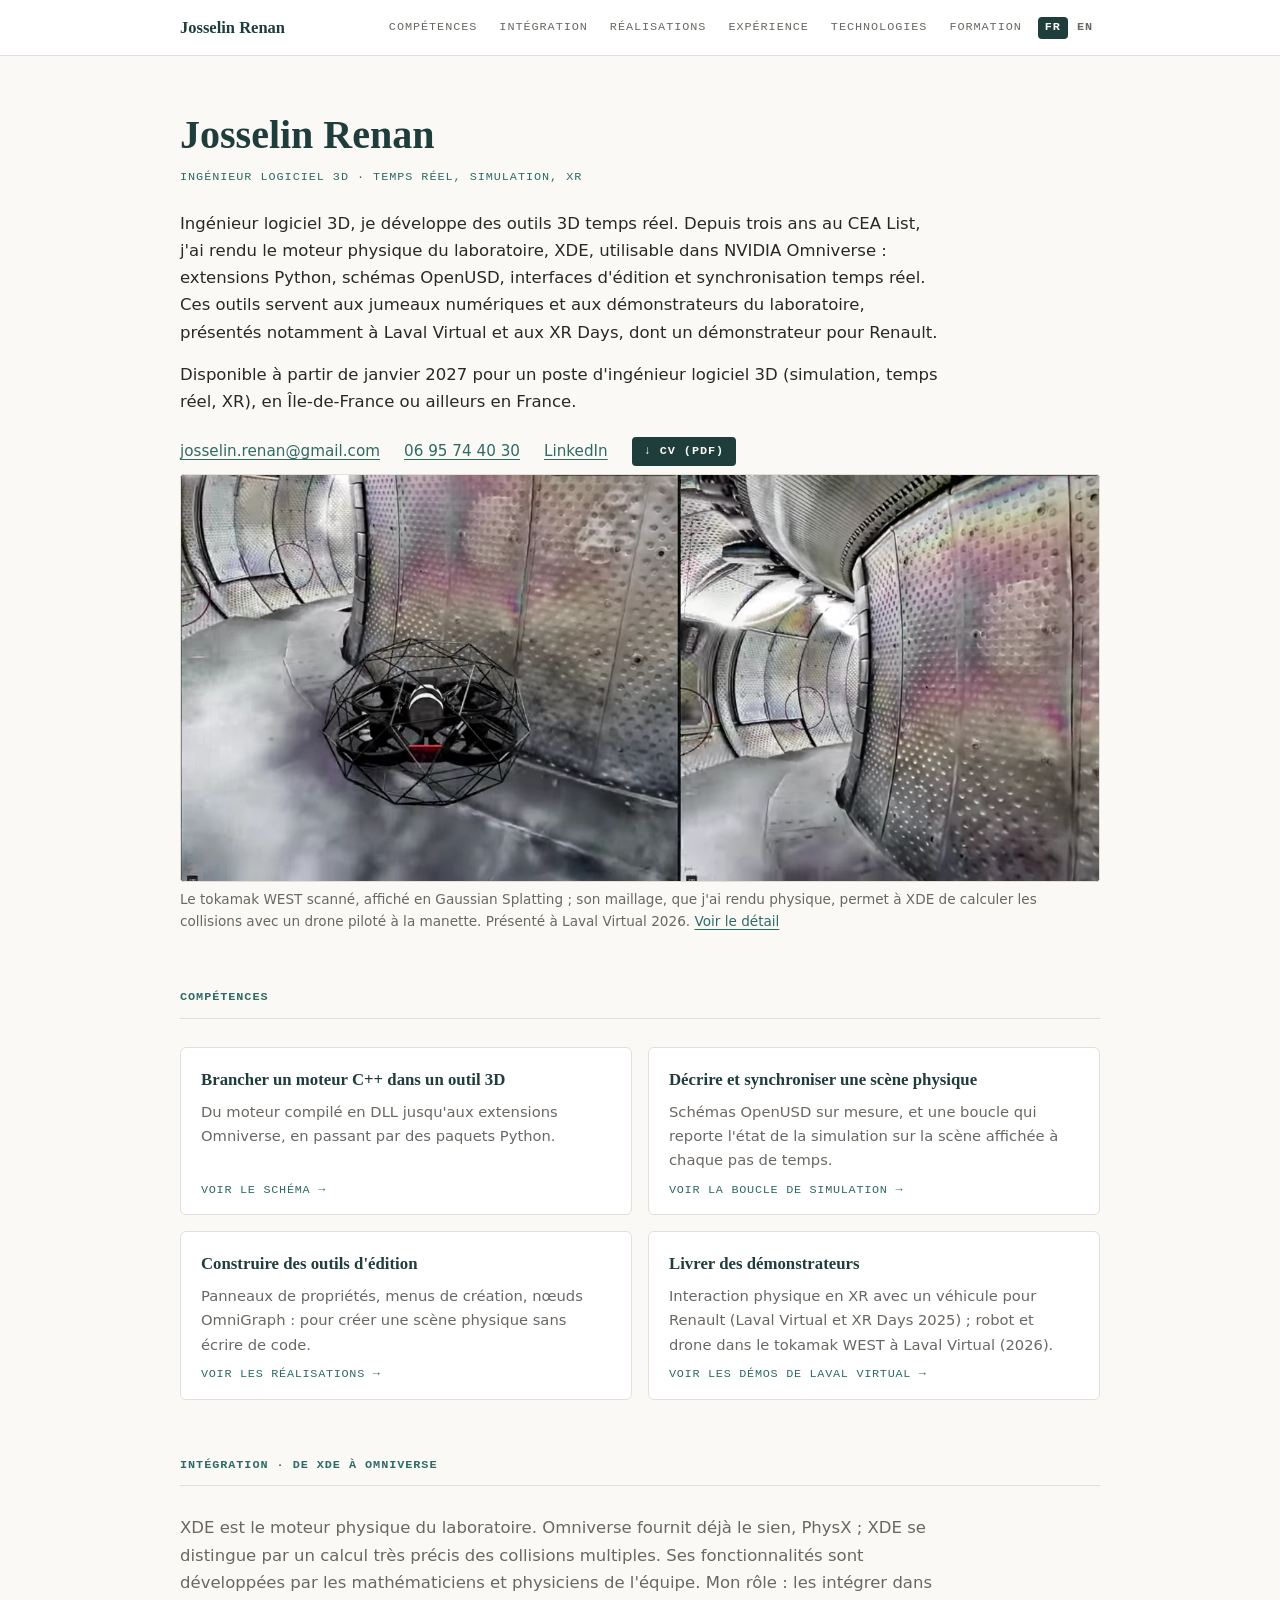
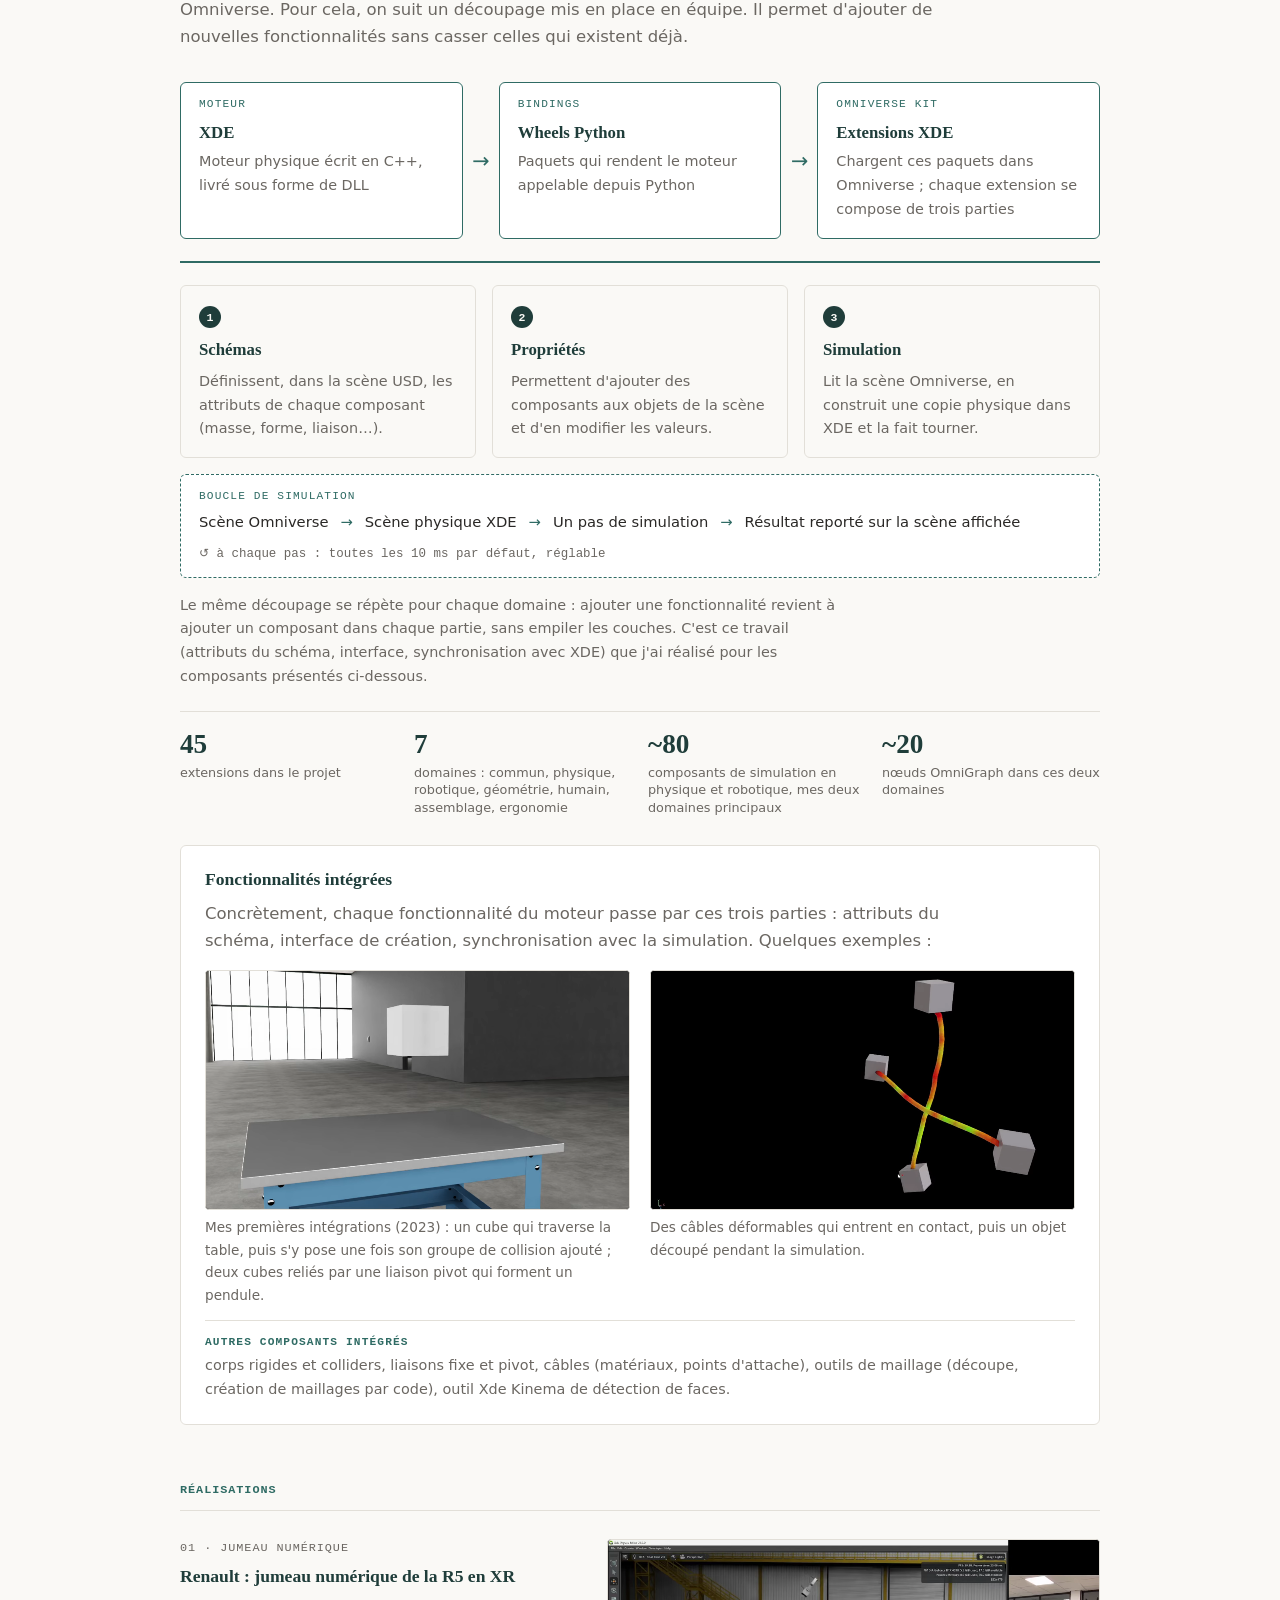
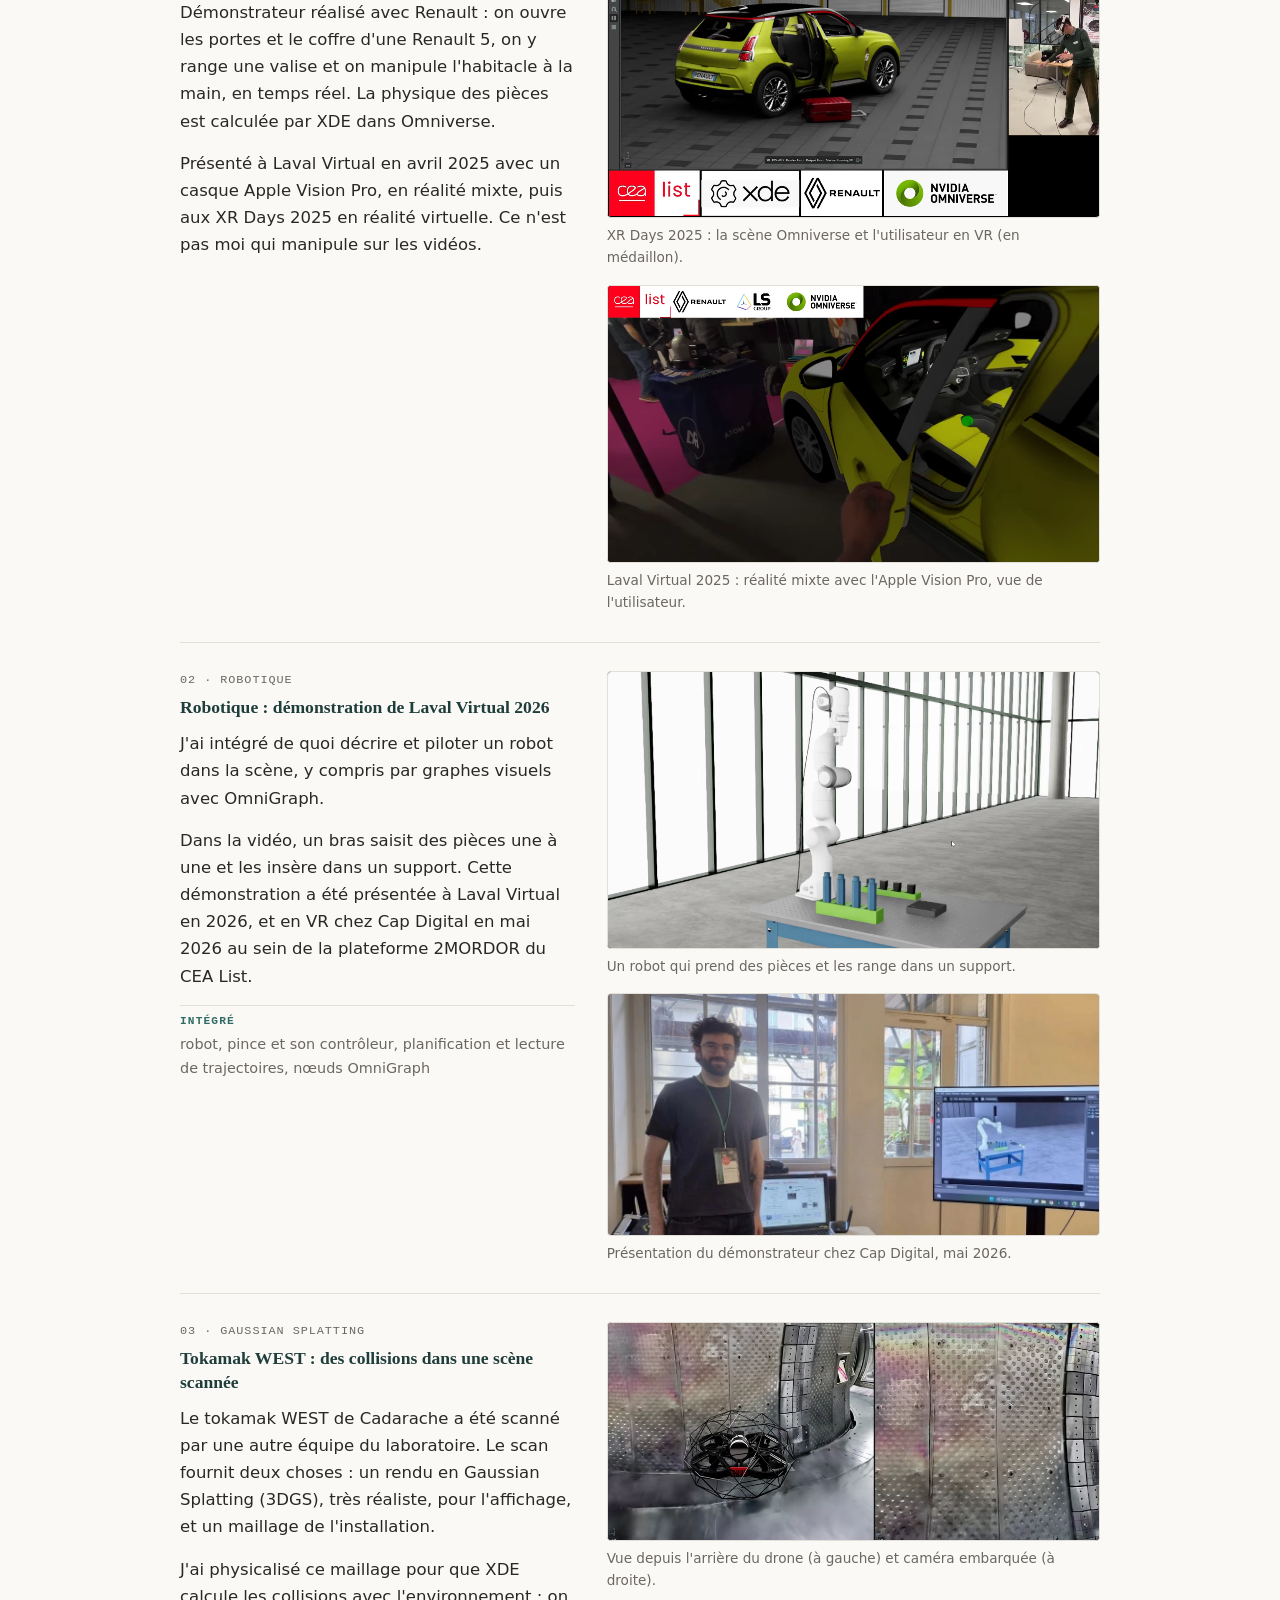
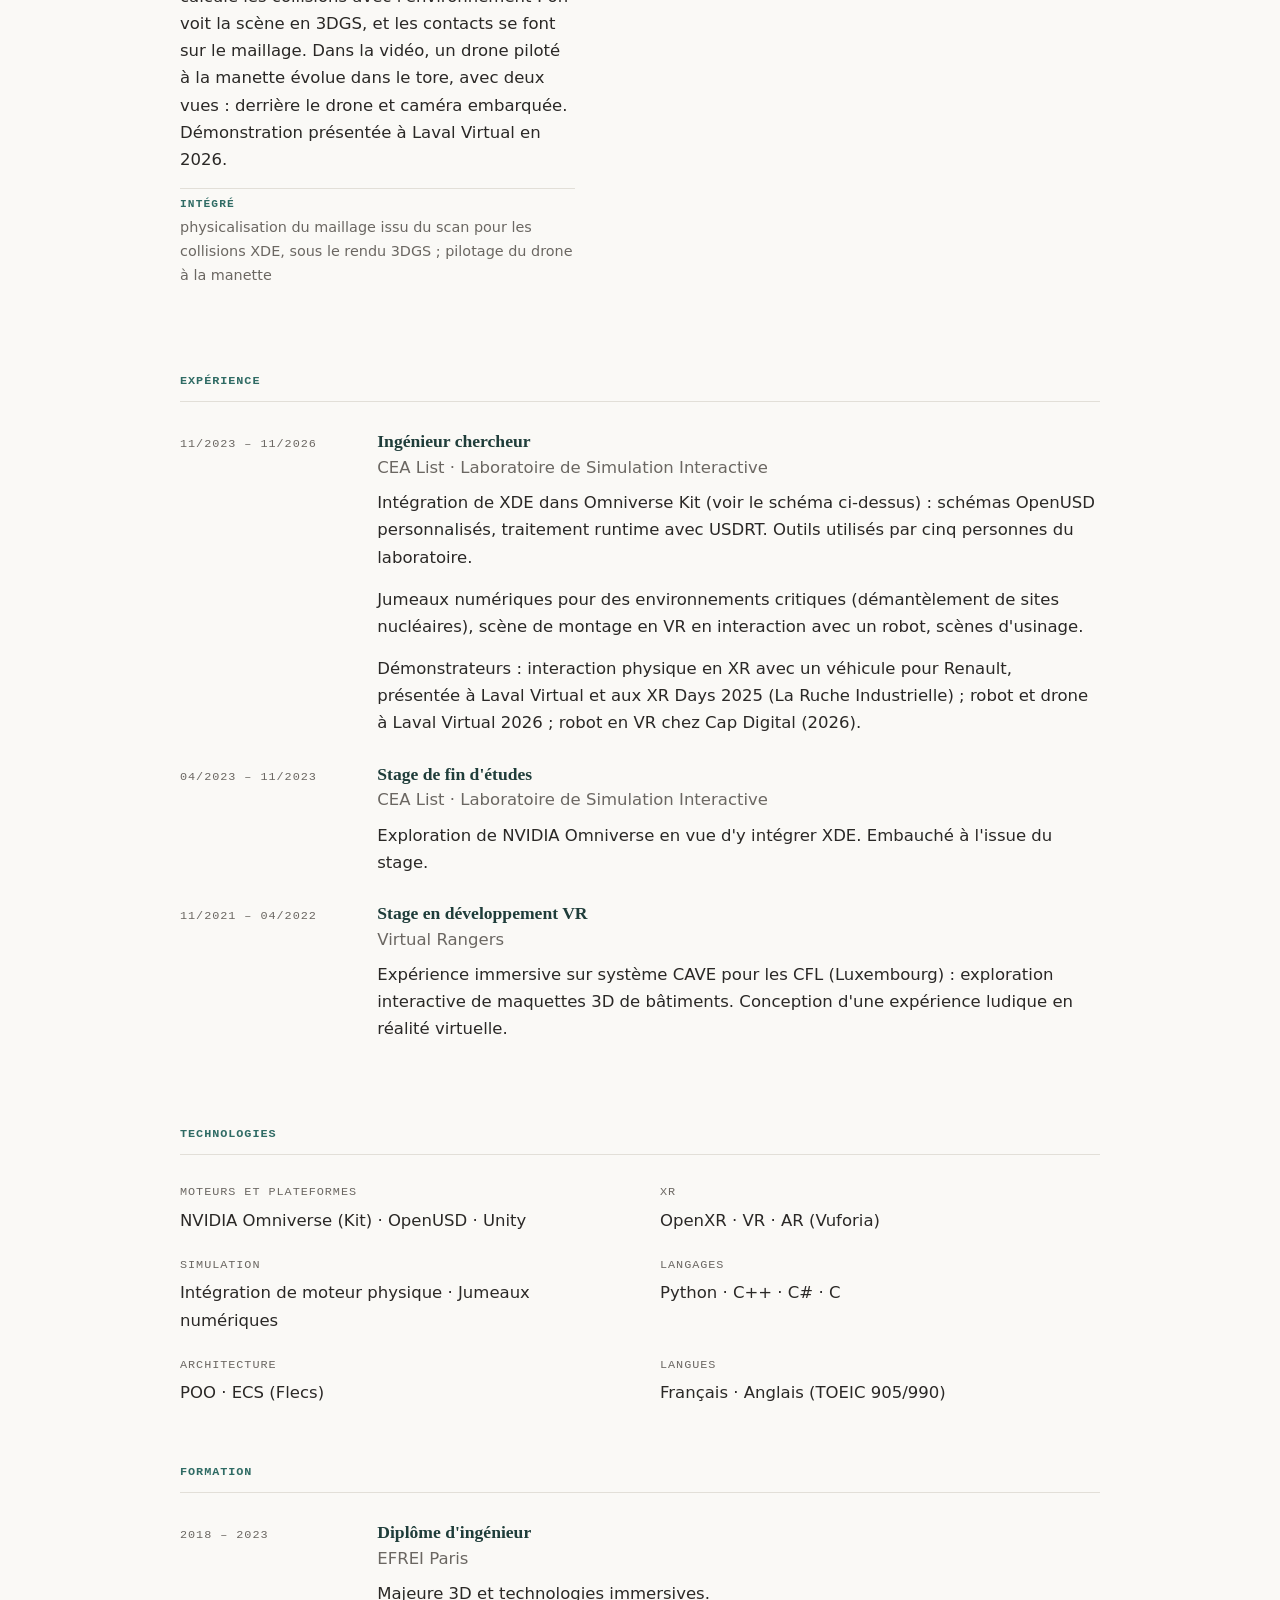
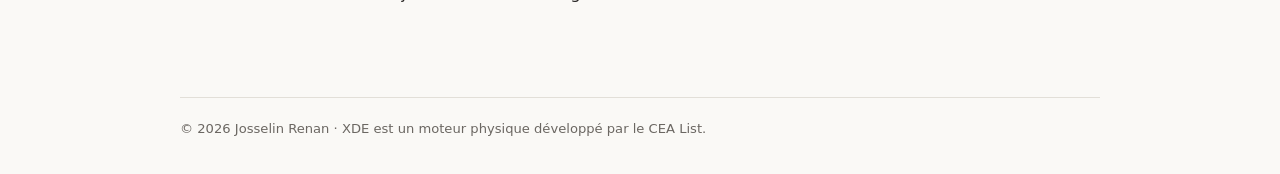
<file: index.html>
<!doctype html>
<html lang="fr">
<head>
  <meta charset="utf-8">
  <meta name="viewport" content="width=device-width, initial-scale=1">
  <title>Josselin Renan — Ingénieur logiciel 3D</title>
  <meta name="description" content="Ingénieur logiciel 3D : outils 3D temps réel, simulation et XR (NVIDIA Omniverse, OpenUSD, Python, C++).">
  <meta property="og:title" content="Josselin Renan — Ingénieur logiciel 3D">
  <meta property="og:description" content="Ingénieur logiciel 3D : outils 3D temps réel, simulation et XR (NVIDIA Omniverse, OpenUSD, Python, C++).">
  <meta property="og:type" content="website">
  <meta property="og:url" content="https://jossrenan.github.io/">
  <meta property="og:image" content="https://jossrenan.github.io/og.jpg">
  <meta property="og:image:width" content="1200">
  <meta property="og:image:height" content="630">
  <meta property="og:image:alt" content="Drone piloté dans le tokamak WEST scanné, affiché en Gaussian Splatting dans NVIDIA Omniverse.">
  <meta name="twitter:card" content="summary_large_image">
  <link rel="alternate" hreflang="fr" href="https://jossrenan.github.io/">
  <link rel="alternate" hreflang="en" href="https://jossrenan.github.io/en/">
  <link rel="icon" href="data:image/svg+xml,%3Csvg xmlns='http://www.w3.org/2000/svg' viewBox='0 0 32 32'%3E%3Crect width='32' height='32' rx='4' fill='%231f3d3a'/%3E%3Ctext x='16' y='22' font-family='Georgia,serif' font-size='15' font-weight='700' text-anchor='middle' fill='%23faf9f6'%3EJR%3C/text%3E%3C/svg%3E">
  <link rel="stylesheet" href="css/style.css">
</head>
<body>

<nav class="nav" aria-label="Navigation principale">
  <div class="nav__inner">
    <a class="nav__name" href="#top">Josselin Renan</a>
    <div class="nav__links">
      <a href="#competences">Compétences</a>
      <a href="#integration">Intégration</a>
      <a href="#travaux">Réalisations</a>
      <a href="#experience">Expérience</a>
      <a href="#technologies">Technologies</a>
      <a href="#formation">Formation</a>
    </div>
    <div class="lang" aria-label="Langue">
      <span aria-current="true">FR</span>
      <a href="en/index.html" hreflang="en" lang="en">EN</a>
    </div>
  </div>
</nav>

<main id="top">

  <header class="intro">
    <h1>Josselin Renan</h1>
    <p class="tagline">Ingénieur logiciel 3D · Temps réel, simulation, XR</p>
    <p>
      Ingénieur logiciel 3D, je développe des outils 3D temps réel. Depuis trois ans au CEA List, j'ai rendu
      le moteur physique du laboratoire, XDE, utilisable dans NVIDIA Omniverse : extensions Python, schémas
      OpenUSD, interfaces d'édition et synchronisation temps réel. Ces outils servent aux jumeaux numériques
      et aux démonstrateurs du laboratoire, présentés notamment à Laval Virtual et aux XR Days, dont un démonstrateur pour Renault.
    </p>
    <p>Disponible à partir de janvier 2027 pour un poste d'ingénieur logiciel 3D (simulation, temps réel, XR), en Île-de-France ou ailleurs en France.</p>
    <ul class="links">
      <li><a href="mailto:josselin.renan@gmail.com">josselin.renan@gmail.com</a></li>
      <li><a href="tel:+33695744030">06 95 74 40 30</a></li>
      <li><a href="https://www.linkedin.com/in/josselin-renan" rel="me noopener">LinkedIn</a></li>
      <li><a class="button" href="CV_Josselin_Renan.pdf" download>↓ CV (PDF)</a></li>
    </ul>
  </header>

  <figure class="showcase clip">
    <video src="videos/drone-tokamak.webm" muted loop playsinline preload="metadata"></video>
    <figcaption>Le tokamak WEST scanné, affiché en Gaussian Splatting ; son maillage, que j'ai rendu physique, permet à XDE de calculer les collisions avec un drone piloté à la manette. Présenté à Laval Virtual 2026. <a href="#drone">Voir le détail</a></figcaption>
  </figure>

  <section id="competences" aria-labelledby="competences-titre">
    <h2 class="label" id="competences-titre">Compétences</h2>
    <ul class="skills-cards">
      <li>
        <strong>Brancher un moteur C++ dans un outil 3D</strong>
        <p>Du moteur compilé en DLL jusqu'aux extensions Omniverse, en passant par des paquets Python.</p>
        <a href="#integration">Voir le schéma</a>
      </li>
      <li>
        <strong>Décrire et synchroniser une scène physique</strong>
        <p>Schémas OpenUSD sur mesure, et une boucle qui reporte l'état de la simulation sur la scène affichée à chaque pas de temps.</p>
        <a href="#integration">Voir la boucle de simulation</a>
      </li>
      <li>
        <strong>Construire des outils d'édition</strong>
        <p>Panneaux de propriétés, menus de création, nœuds OmniGraph : pour créer une scène physique sans écrire de code.</p>
        <a href="#travaux">Voir les réalisations</a>
      </li>
      <li>
        <strong>Livrer des démonstrateurs</strong>
        <p>Interaction physique en XR avec un véhicule pour Renault (Laval Virtual et XR Days 2025) ; robot et drone dans le tokamak WEST à Laval Virtual (2026).</p>
        <a href="#laval-virtual">Voir les démos de Laval Virtual</a>
      </li>
    </ul>
  </section>

  <section id="integration" aria-labelledby="integration-titre">
    <h2 class="label" id="integration-titre">Intégration · de XDE à Omniverse</h2>
    <p class="section-intro">
      XDE est le moteur physique du laboratoire. Omniverse fournit déjà le sien, PhysX ; XDE se distingue par
      un calcul très précis des collisions multiples. Ses fonctionnalités sont développées par les
      mathématiciens et physiciens de l'équipe.
      Mon rôle : les intégrer dans Omniverse. Pour cela, on suit un découpage mis en place en équipe.
      Il permet d'ajouter de nouvelles fonctionnalités sans casser celles qui existent déjà.
    </p>

    <figure class="arch">
      <ol class="arch__chain">
        <li class="arch__node">
          <span class="arch__kicker">Moteur</span>
          <strong>XDE</strong>
          <span>Moteur physique écrit en C++, livré sous forme de DLL</span>
        </li>
        <li class="arch__node">
          <span class="arch__kicker">Bindings</span>
          <strong>Wheels Python</strong>
          <span>Paquets qui rendent le moteur appelable depuis Python</span>
        </li>
        <li class="arch__node arch__node--accent">
          <span class="arch__kicker">Omniverse Kit</span>
          <strong>Extensions XDE</strong>
          <span>Chargent ces paquets dans Omniverse ; chaque extension se compose de trois parties</span>
        </li>
      </ol>

      <ol class="arch__parts">
        <li>
          <span class="arch__num">1</span>
          <strong>Schémas</strong>
          <p>Définissent, dans la scène USD, les attributs de chaque composant (masse, forme, liaison…).</p>
        </li>
        <li>
          <span class="arch__num">2</span>
          <strong>Propriétés</strong>
          <p>Permettent d'ajouter des composants aux objets de la scène et d'en modifier les valeurs.</p>
        </li>
        <li>
          <span class="arch__num">3</span>
          <strong>Simulation</strong>
          <p>Lit la scène Omniverse, en construit une copie physique dans XDE et la fait tourner.</p>
        </li>
      </ol>

      <div class="arch__loop" aria-label="Boucle de simulation">
        <span class="arch__loop-title">Boucle de simulation</span>
        <ol>
          <li>Scène Omniverse</li>
          <li>Scène physique XDE</li>
          <li>Un pas de simulation</li>
          <li>Résultat reporté sur la scène affichée</li>
        </ol>
        <span class="arch__loop-back">↺ à chaque pas : toutes les 10 ms par défaut, réglable</span>
      </div>

      <figcaption>
        Le même découpage se répète pour chaque domaine : ajouter une fonctionnalité revient à ajouter un composant
        dans chaque partie, sans empiler les couches. C'est ce travail (attributs du schéma, interface, synchronisation
        avec XDE) que j'ai réalisé pour les composants présentés ci-dessous.
      </figcaption>
      <ul class="stats">
        <li><strong>45</strong><span>extensions dans le projet</span></li>
        <li><strong>7</strong><span>domaines : commun, physique, robotique, géométrie, humain, assemblage, ergonomie</span></li>
        <li><strong>~80</strong><span>composants de simulation en physique et robotique, mes deux domaines principaux</span></li>
        <li><strong>~20</strong><span>nœuds OmniGraph dans ces deux domaines</span></li>
      </ul>
    </figure>

    <div class="features">
      <h3>Fonctionnalités intégrées</h3>
      <p>
        Concrètement, chaque fonctionnalité du moteur passe par ces trois parties : attributs du schéma,
        interface de création, synchronisation avec la simulation. Quelques exemples :
      </p>
      <div class="features__grid">
        <figure class="clip">
          <video src="videos/collisions-liaisons.webm" muted loop playsinline preload="metadata"></video>
          <figcaption>Mes premières intégrations (2023) : un cube qui traverse la table, puis s'y pose une fois son groupe de collision ajouté ; deux cubes reliés par une liaison pivot qui forment un pendule.</figcaption>
        </figure>
        <figure class="clip">
          <video src="videos/cables-decoupe.webm" muted loop playsinline preload="metadata"></video>
          <figcaption>Des câbles déformables qui entrent en contact, puis un objet découpé pendant la simulation.</figcaption>
        </figure>
      </div>
      <p class="works-more"><span>Autres composants intégrés</span>corps rigides et colliders, liaisons fixe et pivot, câbles (matériaux, points d'attache), outils de maillage (découpe, création de maillages par code), outil Xde Kinema de détection de faces.</p>
    </div>
  </section>

  <section id="travaux" aria-labelledby="travaux-titre">
    <h2 class="label" id="travaux-titre">Réalisations</h2>
    <ol class="works" id="chapters"></ol>
    <noscript><p class="section-intro">Activez JavaScript pour afficher les travaux et les vidéos.</p></noscript>
  </section>

  <section id="experience" aria-labelledby="experience-titre">
    <h2 class="label" id="experience-titre">Expérience</h2>
    <div class="entry">
      <p class="entry__date">11/2023 – 11/2026</p>
      <div>
        <h3>Ingénieur chercheur</h3>
        <p class="entry__org">CEA List · Laboratoire de Simulation Interactive</p>
        <p>Intégration de XDE dans Omniverse Kit (voir le schéma ci-dessus) : schémas OpenUSD personnalisés, traitement runtime avec USDRT. Outils utilisés par cinq personnes du laboratoire.</p>
        <p>Jumeaux numériques pour des environnements critiques (démantèlement de sites nucléaires), scène de montage en VR en interaction avec un robot, scènes d'usinage.</p>
        <p>Démonstrateurs : interaction physique en XR avec un véhicule pour Renault, présentée à Laval Virtual et aux XR Days 2025 (La Ruche Industrielle) ; robot et drone à Laval Virtual 2026 ; robot en VR chez Cap Digital (2026).</p>
      </div>
    </div>
    <div class="entry">
      <p class="entry__date">04/2023 – 11/2023</p>
      <div>
        <h3>Stage de fin d'études</h3>
        <p class="entry__org">CEA List · Laboratoire de Simulation Interactive</p>
        <p>Exploration de NVIDIA Omniverse en vue d'y intégrer XDE. Embauché à l'issue du stage.</p>
      </div>
    </div>
    <div class="entry">
      <p class="entry__date">11/2021 – 04/2022</p>
      <div>
        <h3>Stage en développement VR</h3>
        <p class="entry__org">Virtual Rangers</p>
        <p>Expérience immersive sur système CAVE pour les CFL (Luxembourg) : exploration interactive de maquettes 3D de bâtiments. Conception d'une expérience ludique en réalité virtuelle.</p>
      </div>
    </div>
  </section>

  <section id="technologies" aria-labelledby="technologies-titre">
    <h2 class="label" id="technologies-titre">Technologies</h2>
    <dl class="skills">
      <div><dt>Moteurs et plateformes</dt><dd>NVIDIA Omniverse (Kit) · OpenUSD · Unity</dd></div>
      <div><dt>XR</dt><dd>OpenXR · VR · AR (Vuforia)</dd></div>
      <div><dt>Simulation</dt><dd>Intégration de moteur physique · Jumeaux numériques</dd></div>
      <div><dt>Langages</dt><dd>Python · C++ · C# · C</dd></div>
      <div><dt>Architecture</dt><dd>POO · ECS (Flecs)</dd></div>
      <div><dt>Langues</dt><dd>Français · Anglais (TOEIC 905/990)</dd></div>
    </dl>
  </section>

  <section id="formation" aria-labelledby="formation-titre">
    <h2 class="label" id="formation-titre">Formation</h2>
    <div class="entry">
      <p class="entry__date">2018 – 2023</p>
      <div>
        <h3>Diplôme d'ingénieur</h3>
        <p class="entry__org">EFREI Paris</p>
        <p>Majeure 3D et technologies immersives.</p>
      </div>
    </div>
  </section>

</main>

<footer class="footer">
  <p>© <span id="year">2026</span> Josselin Renan · XDE est un moteur physique développé par le CEA List.</p>
</footer>

<script src="js/chapters.js"></script>
<script src="js/main.js"></script>
</body>
</html>
</file>
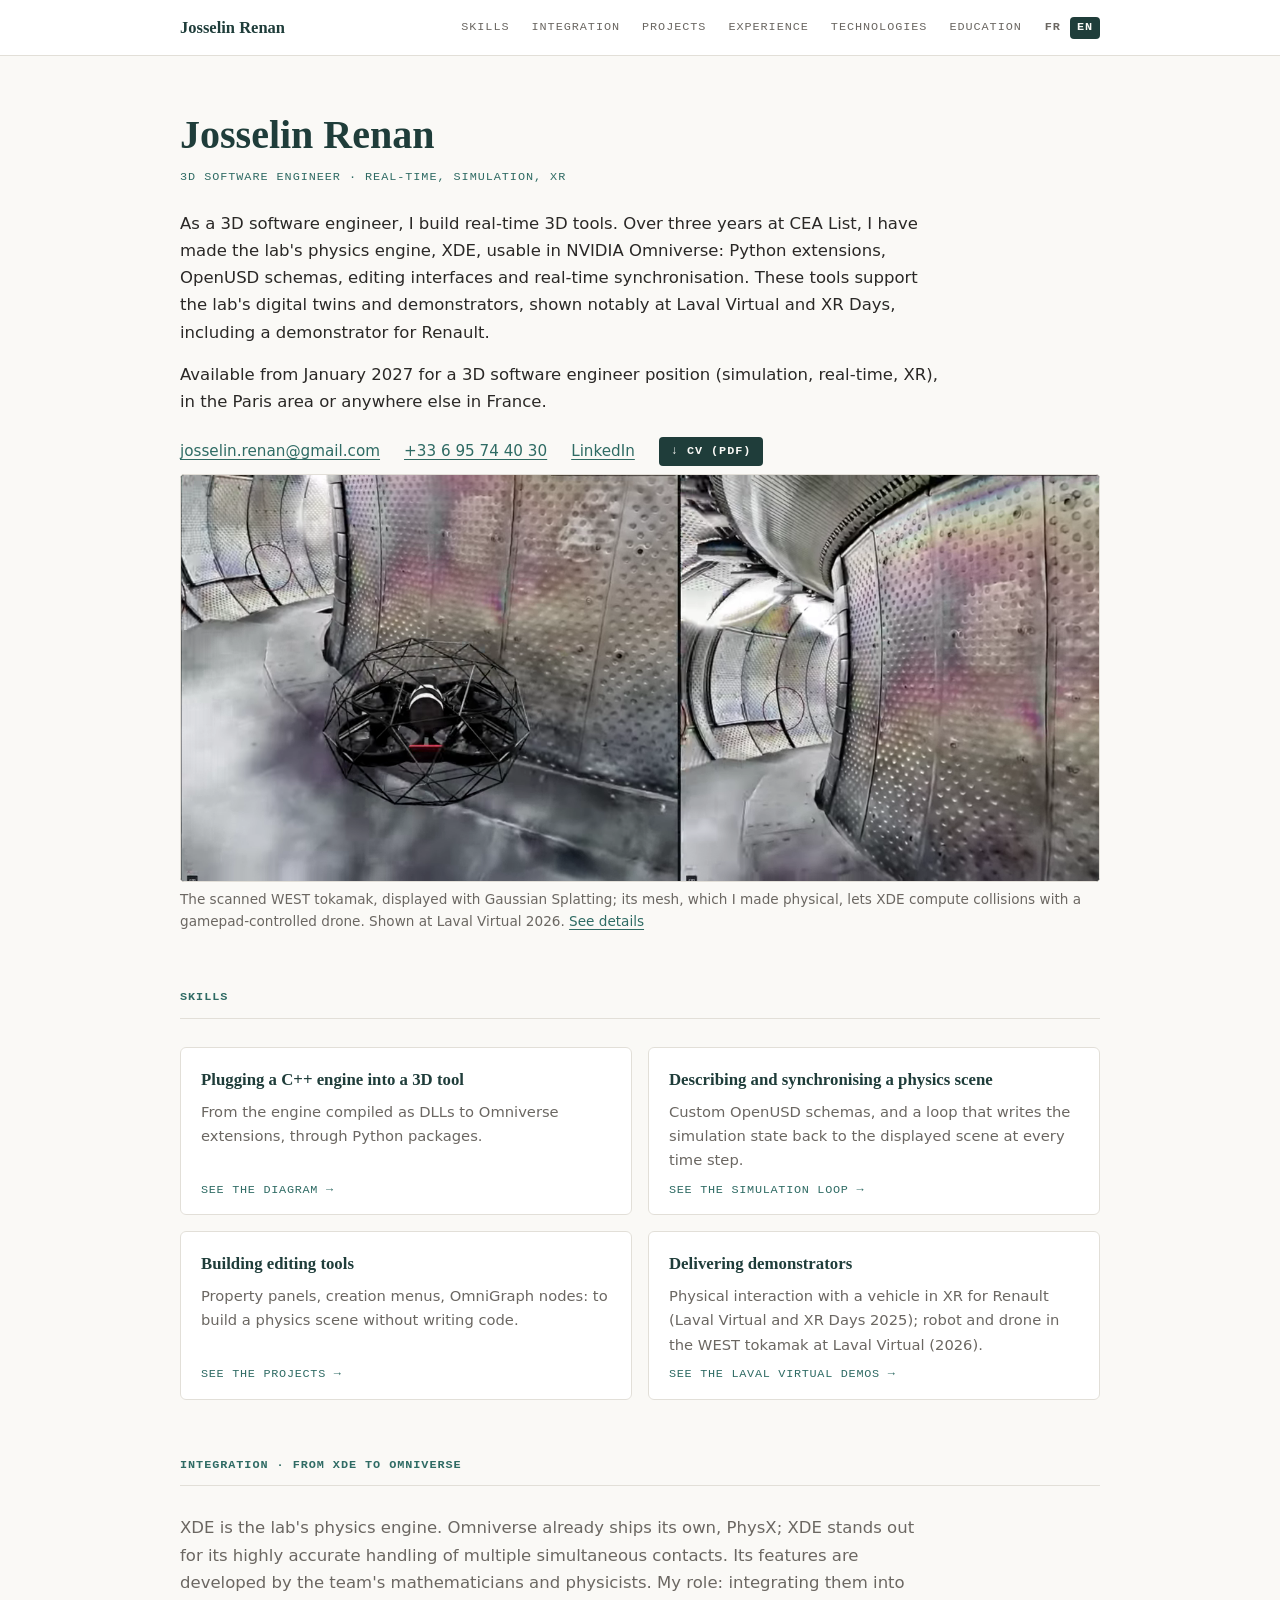
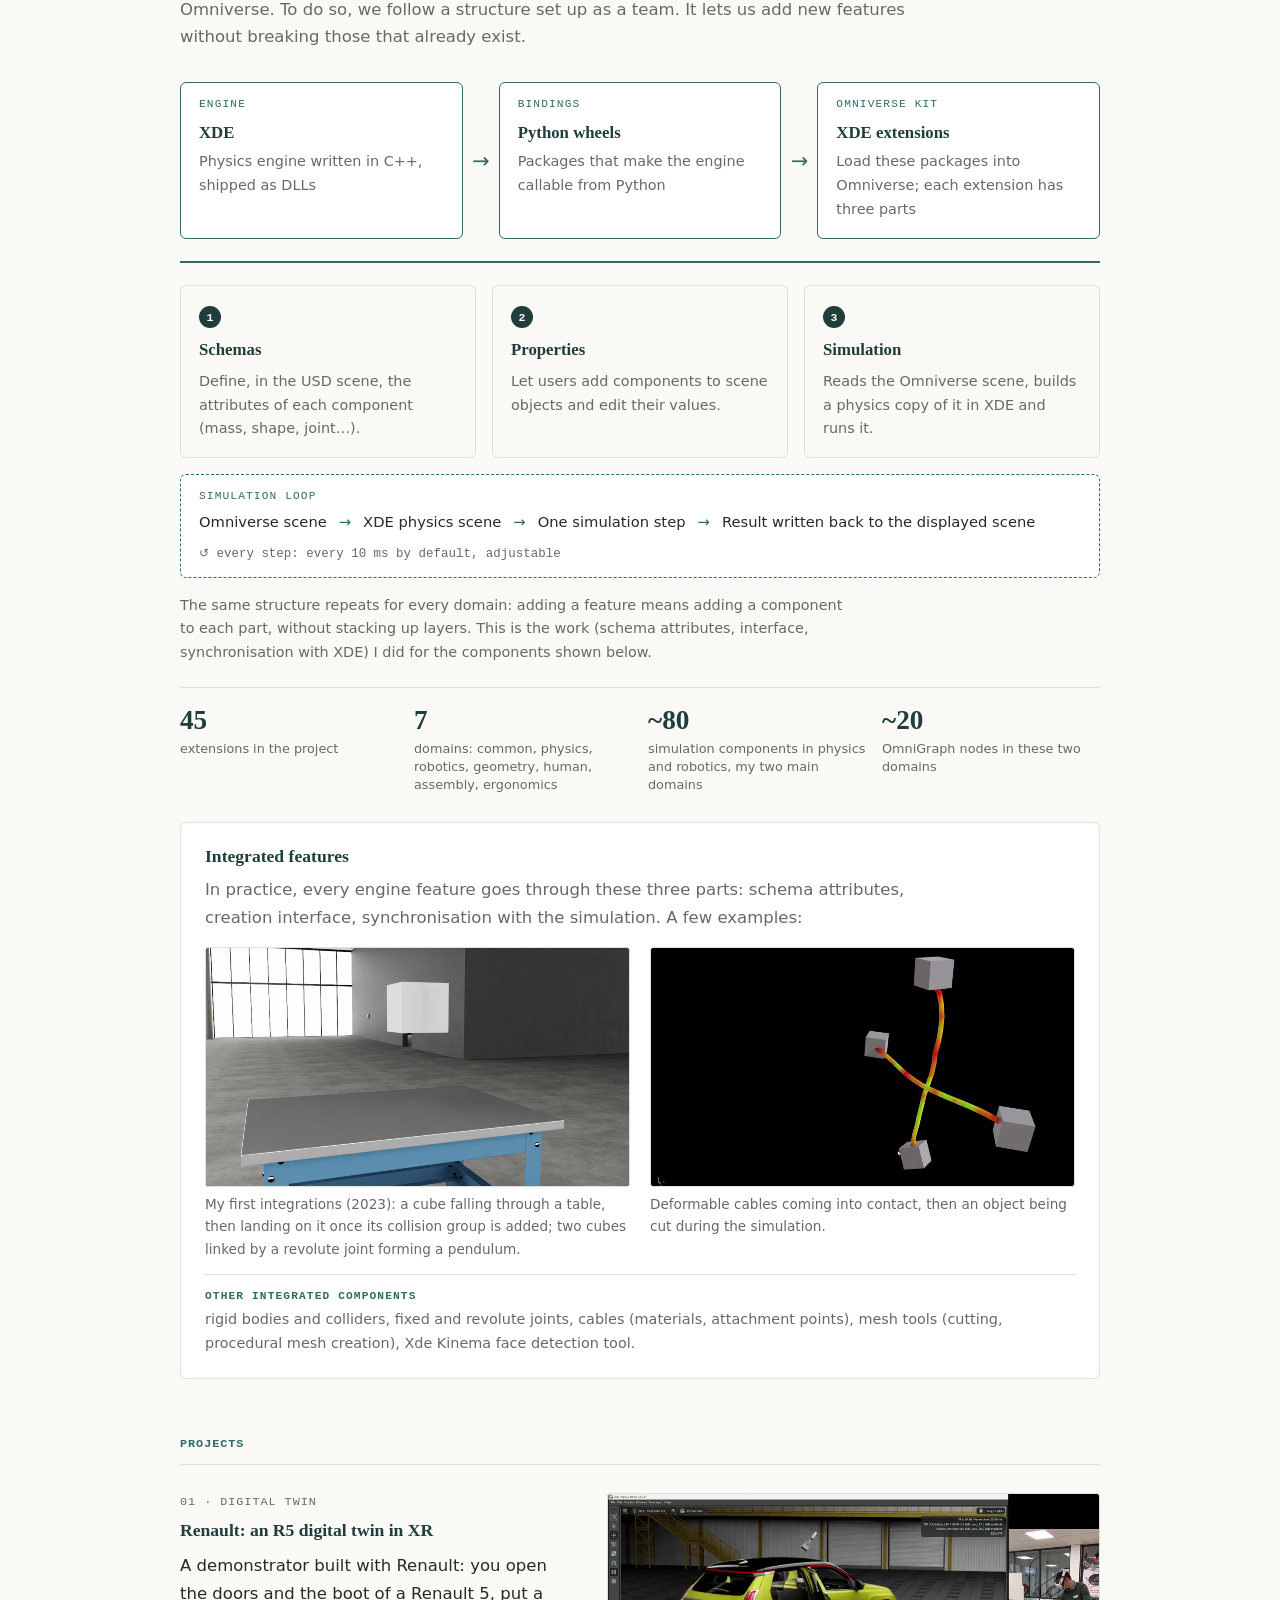
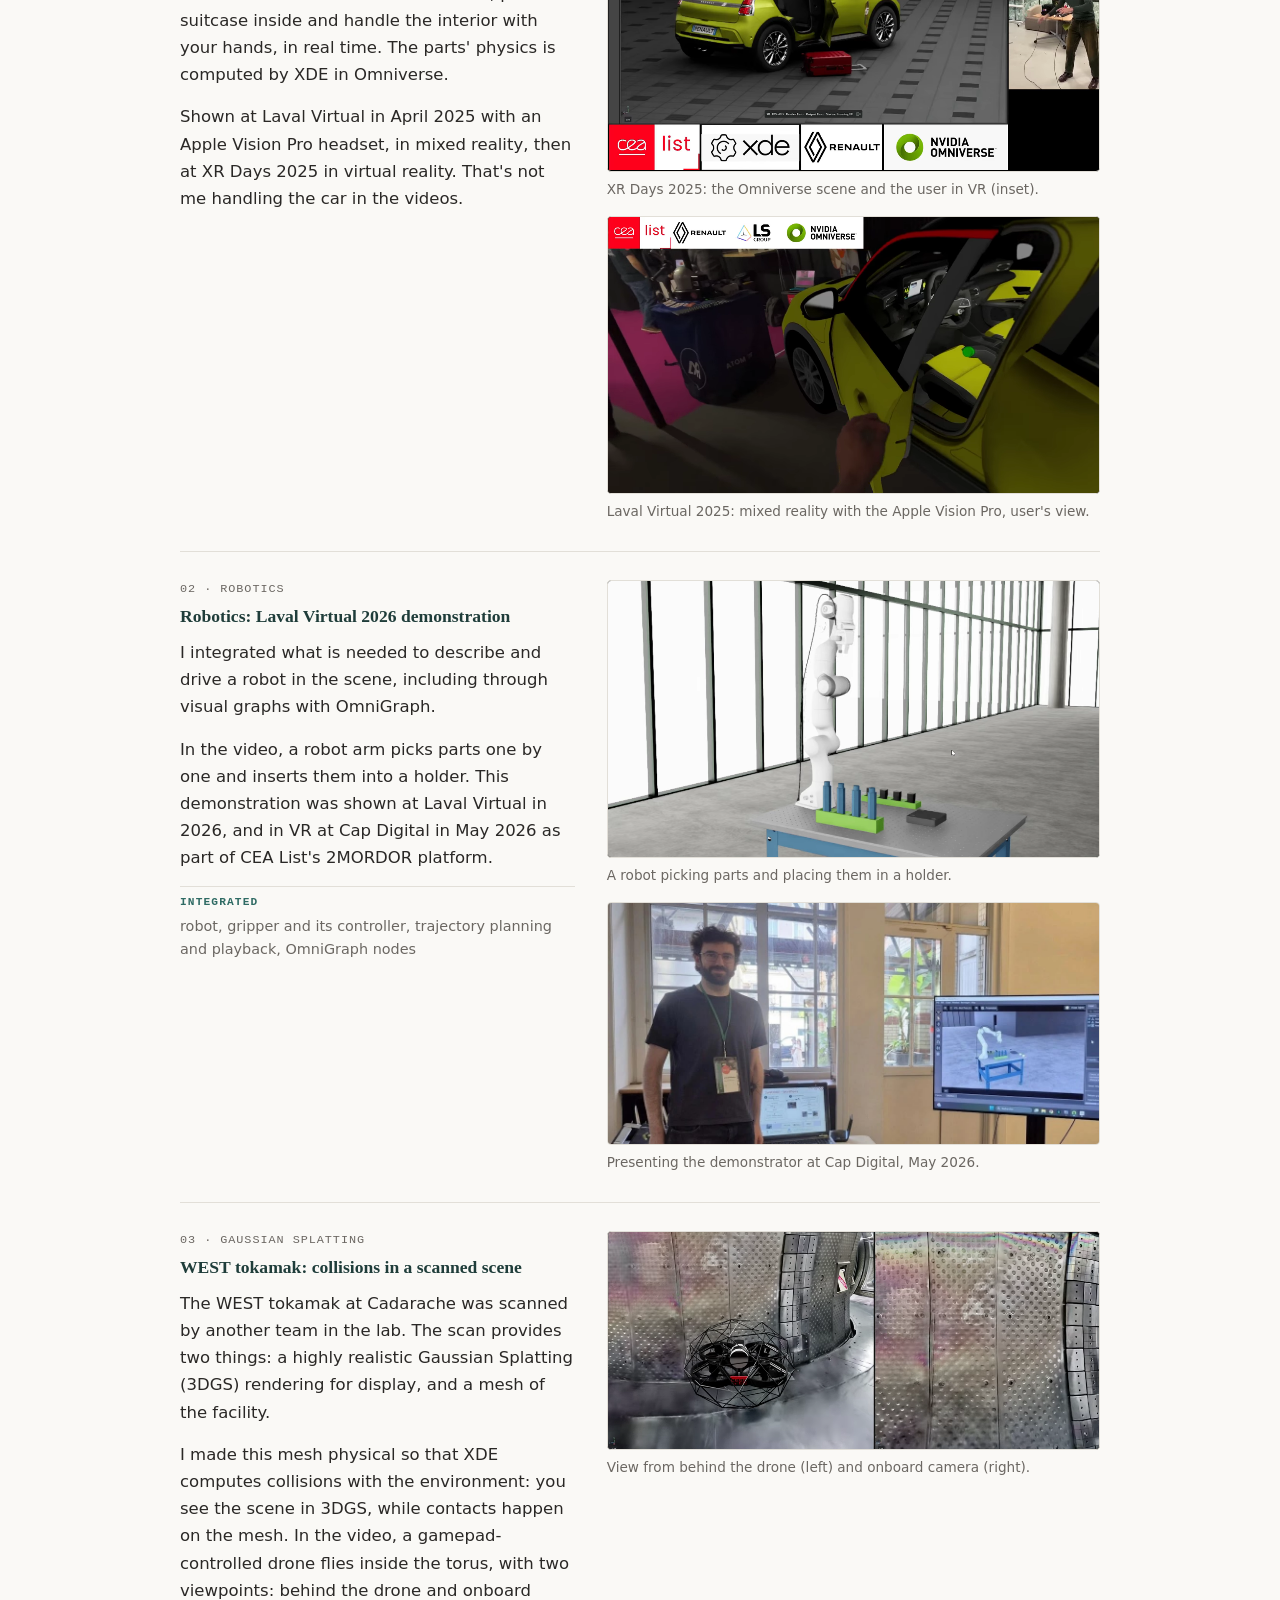
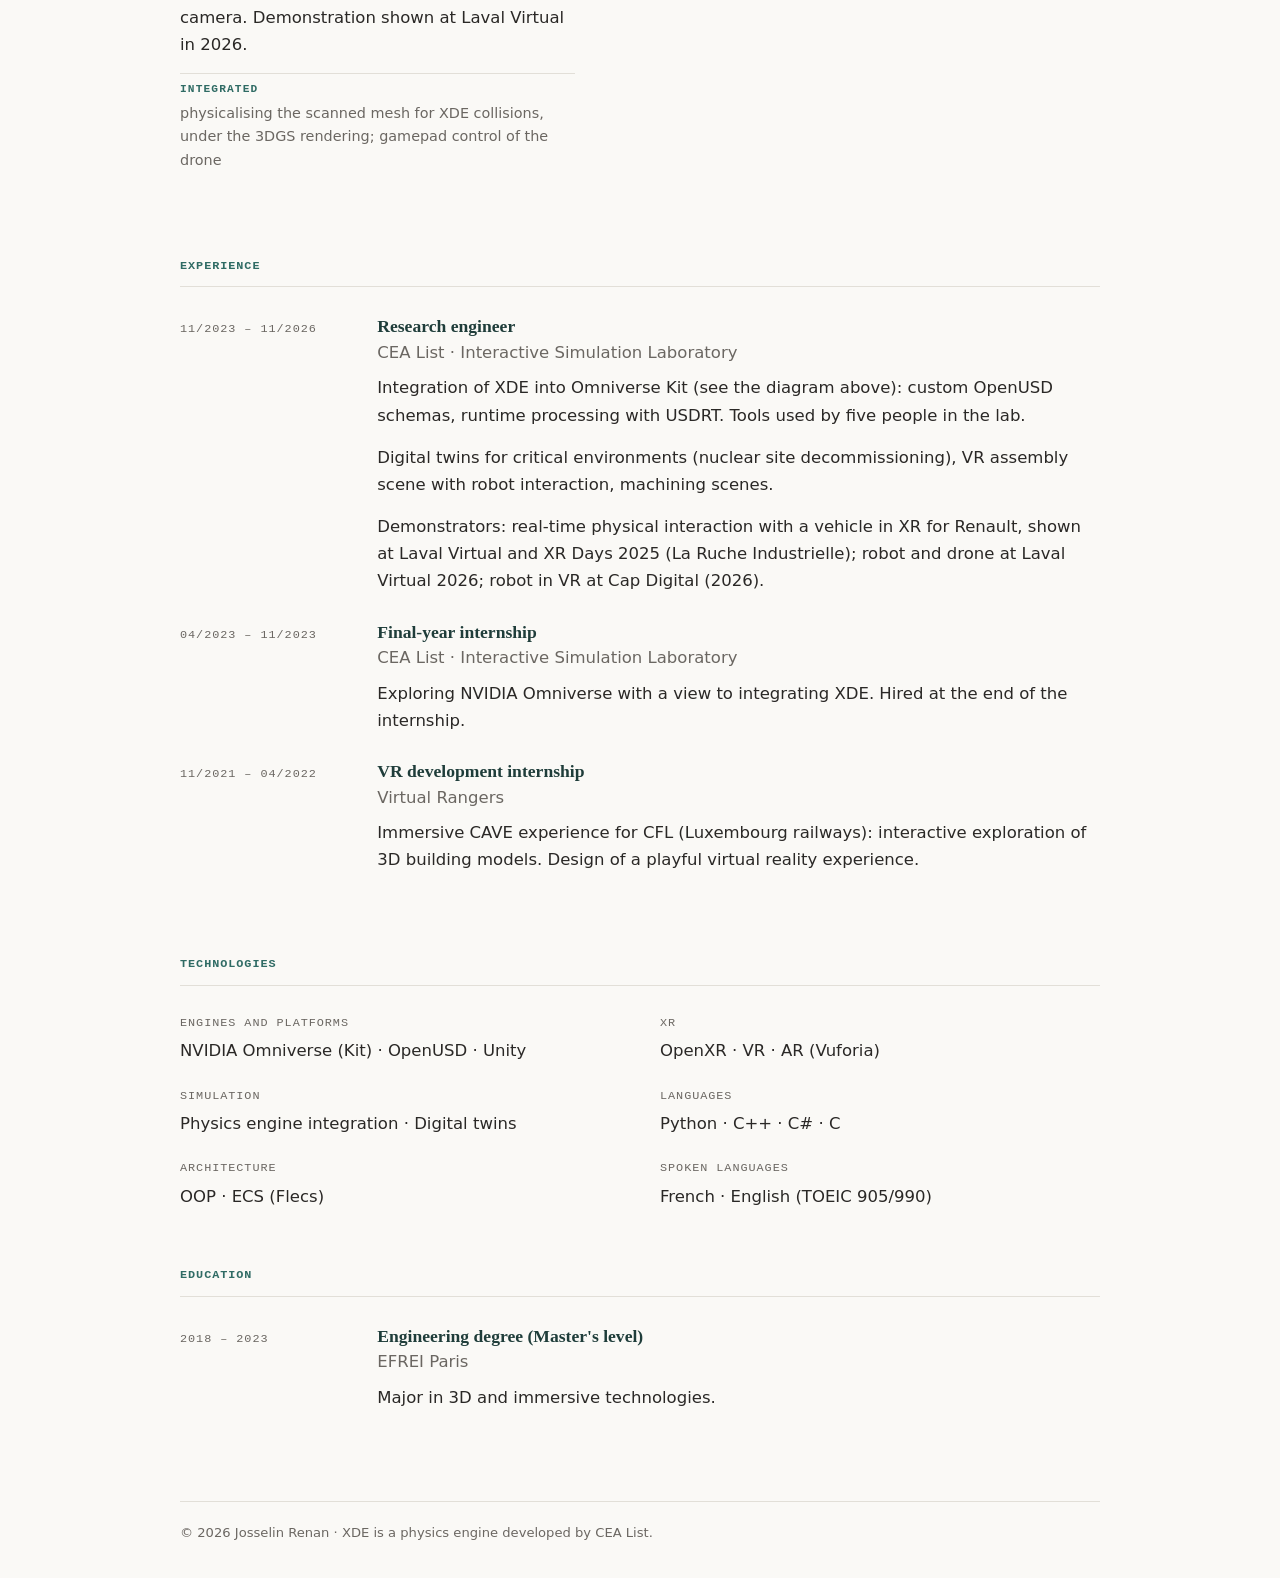
<file: en/index.html>
<!doctype html>
<html lang="en">
<head>
  <meta charset="utf-8">
  <meta name="viewport" content="width=device-width, initial-scale=1">
  <title>Josselin Renan — 3D Software Engineer</title>
  <meta name="description" content="3D software engineer: real-time 3D tools, simulation and XR (NVIDIA Omniverse, OpenUSD, Python, C++).">
  <meta property="og:title" content="Josselin Renan — 3D Software Engineer">
  <meta property="og:description" content="3D software engineer: real-time 3D tools, simulation and XR (NVIDIA Omniverse, OpenUSD, Python, C++).">
  <meta property="og:type" content="website">
  <meta property="og:url" content="https://jossrenan.github.io/en/">
  <meta property="og:image" content="https://jossrenan.github.io/og.jpg">
  <meta property="og:image:width" content="1200">
  <meta property="og:image:height" content="630">
  <meta property="og:image:alt" content="Drone flown inside the scanned WEST tokamak, displayed with Gaussian Splatting in NVIDIA Omniverse.">
  <meta name="twitter:card" content="summary_large_image">
  <link rel="alternate" hreflang="fr" href="https://jossrenan.github.io/">
  <link rel="alternate" hreflang="en" href="https://jossrenan.github.io/en/">
  <link rel="icon" href="data:image/svg+xml,%3Csvg xmlns='http://www.w3.org/2000/svg' viewBox='0 0 32 32'%3E%3Crect width='32' height='32' rx='4' fill='%231f3d3a'/%3E%3Ctext x='16' y='22' font-family='Georgia,serif' font-size='15' font-weight='700' text-anchor='middle' fill='%23faf9f6'%3EJR%3C/text%3E%3C/svg%3E">
  <link rel="stylesheet" href="../css/style.css">
</head>
<body>

<nav class="nav" aria-label="Main navigation">
  <div class="nav__inner">
    <a class="nav__name" href="#top">Josselin Renan</a>
    <div class="nav__links">
      <a href="#skills">Skills</a>
      <a href="#integration">Integration</a>
      <a href="#work">Projects</a>
      <a href="#experience">Experience</a>
      <a href="#technologies">Technologies</a>
      <a href="#education">Education</a>
    </div>
    <div class="lang" aria-label="Language">
      <a href="../index.html" hreflang="fr" lang="fr">FR</a>
      <span aria-current="true">EN</span>
    </div>
  </div>
</nav>

<main id="top">

  <header class="intro">
    <h1>Josselin Renan</h1>
    <p class="tagline">3D Software Engineer · Real-time, simulation, XR</p>
    <p>
      As a 3D software engineer, I build real-time 3D tools. Over three years at CEA List, I have made
      the lab's physics engine, XDE, usable in NVIDIA Omniverse: Python extensions, OpenUSD schemas, editing
      interfaces and real-time synchronisation. These tools support the lab's digital twins and demonstrators,
      shown notably at Laval Virtual and XR Days, including a demonstrator for Renault.
    </p>
    <p>Available from January 2027 for a 3D software engineer position (simulation, real-time, XR), in the Paris area or anywhere else in France.</p>
    <ul class="links">
      <li><a href="mailto:josselin.renan@gmail.com">josselin.renan@gmail.com</a></li>
      <li><a href="tel:+33695744030">+33 6 95 74 40 30</a></li>
      <li><a href="https://www.linkedin.com/in/josselin-renan" rel="me noopener">LinkedIn</a></li>
      <li><a class="button" href="../CV_Josselin_Renan_EN.pdf" download>↓ CV (PDF)</a></li>
    </ul>
  </header>

  <figure class="showcase clip">
    <video src="../videos/drone-tokamak.webm" muted loop playsinline preload="metadata"></video>
    <figcaption>The scanned WEST tokamak, displayed with Gaussian Splatting; its mesh, which I made physical, lets XDE compute collisions with a gamepad-controlled drone. Shown at Laval Virtual 2026. <a href="#drone">See details</a></figcaption>
  </figure>

  <section id="skills" aria-labelledby="skills-title">
    <h2 class="label" id="skills-title">Skills</h2>
    <ul class="skills-cards">
      <li>
        <strong>Plugging a C++ engine into a 3D tool</strong>
        <p>From the engine compiled as DLLs to Omniverse extensions, through Python packages.</p>
        <a href="#integration">See the diagram</a>
      </li>
      <li>
        <strong>Describing and synchronising a physics scene</strong>
        <p>Custom OpenUSD schemas, and a loop that writes the simulation state back to the displayed scene at every time step.</p>
        <a href="#integration">See the simulation loop</a>
      </li>
      <li>
        <strong>Building editing tools</strong>
        <p>Property panels, creation menus, OmniGraph nodes: to build a physics scene without writing code.</p>
        <a href="#work">See the projects</a>
      </li>
      <li>
        <strong>Delivering demonstrators</strong>
        <p>Physical interaction with a vehicle in XR for Renault (Laval Virtual and XR Days 2025); robot and drone in the WEST tokamak at Laval Virtual (2026).</p>
        <a href="#laval-virtual">See the Laval Virtual demos</a>
      </li>
    </ul>
  </section>

  <section id="integration" aria-labelledby="integration-title">
    <h2 class="label" id="integration-title">Integration · From XDE to Omniverse</h2>
    <p class="section-intro">
      XDE is the lab's physics engine. Omniverse already ships its own, PhysX; XDE stands out for its highly
      accurate handling of multiple simultaneous contacts. Its features are developed by the team's
      mathematicians and physicists.
      My role: integrating them into Omniverse. To do so, we follow a structure set up as a team.
      It lets us add new features without breaking those that already exist.
    </p>

    <figure class="arch">
      <ol class="arch__chain">
        <li class="arch__node">
          <span class="arch__kicker">Engine</span>
          <strong>XDE</strong>
          <span>Physics engine written in C++, shipped as DLLs</span>
        </li>
        <li class="arch__node">
          <span class="arch__kicker">Bindings</span>
          <strong>Python wheels</strong>
          <span>Packages that make the engine callable from Python</span>
        </li>
        <li class="arch__node arch__node--accent">
          <span class="arch__kicker">Omniverse Kit</span>
          <strong>XDE extensions</strong>
          <span>Load these packages into Omniverse; each extension has three parts</span>
        </li>
      </ol>

      <ol class="arch__parts">
        <li>
          <span class="arch__num">1</span>
          <strong>Schemas</strong>
          <p>Define, in the USD scene, the attributes of each component (mass, shape, joint…).</p>
        </li>
        <li>
          <span class="arch__num">2</span>
          <strong>Properties</strong>
          <p>Let users add components to scene objects and edit their values.</p>
        </li>
        <li>
          <span class="arch__num">3</span>
          <strong>Simulation</strong>
          <p>Reads the Omniverse scene, builds a physics copy of it in XDE and runs it.</p>
        </li>
      </ol>

      <div class="arch__loop" aria-label="Simulation loop">
        <span class="arch__loop-title">Simulation loop</span>
        <ol>
          <li>Omniverse scene</li>
          <li>XDE physics scene</li>
          <li>One simulation step</li>
          <li>Result written back to the displayed scene</li>
        </ol>
        <span class="arch__loop-back">↺ every step: every 10 ms by default, adjustable</span>
      </div>

      <figcaption>
        The same structure repeats for every domain: adding a feature means adding a component to each part,
        without stacking up layers. This is the work (schema attributes, interface, synchronisation with XDE) I did
        for the components shown below.
      </figcaption>
      <ul class="stats">
        <li><strong>45</strong><span>extensions in the project</span></li>
        <li><strong>7</strong><span>domains: common, physics, robotics, geometry, human, assembly, ergonomics</span></li>
        <li><strong>~80</strong><span>simulation components in physics and robotics, my two main domains</span></li>
        <li><strong>~20</strong><span>OmniGraph nodes in these two domains</span></li>
      </ul>
    </figure>

    <div class="features">
      <h3>Integrated features</h3>
      <p>
        In practice, every engine feature goes through these three parts: schema attributes,
        creation interface, synchronisation with the simulation. A few examples:
      </p>
      <div class="features__grid">
        <figure class="clip">
          <video src="../videos/collisions-liaisons.webm" muted loop playsinline preload="metadata"></video>
          <figcaption>My first integrations (2023): a cube falling through a table, then landing on it once its collision group is added; two cubes linked by a revolute joint forming a pendulum.</figcaption>
        </figure>
        <figure class="clip">
          <video src="../videos/cables-decoupe.webm" muted loop playsinline preload="metadata"></video>
          <figcaption>Deformable cables coming into contact, then an object being cut during the simulation.</figcaption>
        </figure>
      </div>
      <p class="works-more"><span>Other integrated components</span>rigid bodies and colliders, fixed and revolute joints, cables (materials, attachment points), mesh tools (cutting, procedural mesh creation), Xde Kinema face detection tool.</p>
    </div>
  </section>

  <section id="work" aria-labelledby="work-title">
    <h2 class="label" id="work-title">Projects</h2>
    <ol class="works" id="chapters"></ol>
    <noscript><p class="section-intro">Enable JavaScript to see the work and the videos.</p></noscript>
  </section>

  <section id="experience" aria-labelledby="experience-title">
    <h2 class="label" id="experience-title">Experience</h2>
    <div class="entry">
      <p class="entry__date">11/2023 – 11/2026</p>
      <div>
        <h3>Research engineer</h3>
        <p class="entry__org">CEA List · Interactive Simulation Laboratory</p>
        <p>Integration of XDE into Omniverse Kit (see the diagram above): custom OpenUSD schemas, runtime processing with USDRT. Tools used by five people in the lab.</p>
        <p>Digital twins for critical environments (nuclear site decommissioning), VR assembly scene with robot interaction, machining scenes.</p>
        <p>Demonstrators: real-time physical interaction with a vehicle in XR for Renault, shown at Laval Virtual and XR Days 2025 (La Ruche Industrielle); robot and drone at Laval Virtual 2026; robot in VR at Cap Digital (2026).</p>
      </div>
    </div>
    <div class="entry">
      <p class="entry__date">04/2023 – 11/2023</p>
      <div>
        <h3>Final-year internship</h3>
        <p class="entry__org">CEA List · Interactive Simulation Laboratory</p>
        <p>Exploring NVIDIA Omniverse with a view to integrating XDE. Hired at the end of the internship.</p>
      </div>
    </div>
    <div class="entry">
      <p class="entry__date">11/2021 – 04/2022</p>
      <div>
        <h3>VR development internship</h3>
        <p class="entry__org">Virtual Rangers</p>
        <p>Immersive CAVE experience for CFL (Luxembourg railways): interactive exploration of 3D building models. Design of a playful virtual reality experience.</p>
      </div>
    </div>
  </section>

  <section id="technologies" aria-labelledby="technologies-title">
    <h2 class="label" id="technologies-title">Technologies</h2>
    <dl class="skills">
      <div><dt>Engines and platforms</dt><dd>NVIDIA Omniverse (Kit) · OpenUSD · Unity</dd></div>
      <div><dt>XR</dt><dd>OpenXR · VR · AR (Vuforia)</dd></div>
      <div><dt>Simulation</dt><dd>Physics engine integration · Digital twins</dd></div>
      <div><dt>Languages</dt><dd>Python · C++ · C# · C</dd></div>
      <div><dt>Architecture</dt><dd>OOP · ECS (Flecs)</dd></div>
      <div><dt>Spoken languages</dt><dd>French · English (TOEIC 905/990)</dd></div>
    </dl>
  </section>

  <section id="education" aria-labelledby="education-title">
    <h2 class="label" id="education-title">Education</h2>
    <div class="entry">
      <p class="entry__date">2018 – 2023</p>
      <div>
        <h3>Engineering degree (Master's level)</h3>
        <p class="entry__org">EFREI Paris</p>
        <p>Major in 3D and immersive technologies.</p>
      </div>
    </div>
  </section>

</main>

<footer class="footer">
  <p>© <span id="year">2026</span> Josselin Renan · XDE is a physics engine developed by CEA List.</p>
</footer>

<script src="../js/chapters.en.js"></script>
<script src="../js/main.js"></script>
</body>
</html>
</file>
<file: css/style.css>
:root {
  --bg: #faf9f6;
  --surface: #ffffff;
  --line: #e2dfd8;
  --text: #2a2826;
  --muted: #6b6762;
  --heading: #1f3d3a;
  --accent: #2f6b64;

  --serif: "Iowan Old Style", "Palatino Linotype", Palatino, Georgia, serif;
  --sans: "Segoe UI", system-ui, -apple-system, "Helvetica Neue", Arial, sans-serif;
  --mono: ui-monospace, "Cascadia Mono", "SF Mono", Consolas, monospace;
  --page: min(920px, 100% - 40px);
}

@media (prefers-color-scheme: dark) {
  :root {
    --bg: #171918;
    --surface: #1e2120;
    --line: #313635;
    --text: #dcdad5;
    --muted: #9a9892;
    --heading: #e8e6e1;
    --accent: #7fbdb4;
  }
}

* { box-sizing: border-box; }

html { scroll-behavior: smooth; scroll-padding-top: 68px; }

body {
  margin: 0;
  background: var(--bg);
  color: var(--text);
  font: 16.5px/1.65 var(--sans);
}

h1, h2, h3 { margin: 0; font-family: var(--serif); color: var(--heading); font-weight: 600; }
h1 { font-size: 2.5rem; line-height: 1.15; }
h3 { font-size: 1.1rem; line-height: 1.35; }
p { margin: 0 0 0.9em; }
a { color: var(--accent); text-underline-offset: 3px; }
a:hover { color: var(--heading); }
:focus-visible { outline: 2px solid var(--accent); outline-offset: 3px; }

.label, .tagline, .entry__date, .work__meta, .skills dt, .nav__links {
  font-family: var(--mono);
  font-size: 0.74rem;
  letter-spacing: 0.08em;
  text-transform: uppercase;
}

/* ---------- Navigation ---------- */

.nav { position: sticky; top: 0; z-index: 10; background: var(--surface); border-bottom: 1px solid var(--line); }
.nav__inner { width: var(--page); margin: 0 auto; display: flex; justify-content: space-between; align-items: center; gap: 16px; padding: 14px 0; }
.nav__name { font-family: var(--serif); font-weight: 600; color: var(--heading); text-decoration: none; white-space: nowrap; }
.nav__links { display: flex; flex-wrap: wrap; justify-content: flex-end; gap: 6px 22px; }
.nav__links a { color: var(--muted); text-decoration: none; }
.nav__links { margin-left: auto; }
.lang { display: flex; gap: 2px; font: 600 0.74rem/1 var(--mono); letter-spacing: 0.08em; }
.lang a, .lang span { padding: 5px 7px; border-radius: 4px; text-decoration: none; }
.lang a { color: var(--muted); }
.lang a:hover { color: var(--heading); }
.lang span { background: var(--heading); color: var(--bg); }
.nav__links a:hover { color: var(--heading); }

/* ---------- Sections ---------- */

main { width: var(--page); margin: 0 auto; }

.intro { padding: 56px 0 8px; max-width: 46em; }
.tagline { color: var(--accent); margin: 10px 0 22px; }
.links { list-style: none; display: flex; flex-wrap: wrap; align-items: center; gap: 6px 24px; padding: 0; margin: 22px 0 0; font-size: 0.95rem; }
.button {
  display: inline-block;
  padding: 6px 12px;
  border-radius: 4px;
  background: var(--heading);
  color: var(--bg);
  font: 700 0.74rem/1.4 var(--mono);
  letter-spacing: 0.08em;
  text-transform: uppercase;
  text-decoration: none;
}
.button:hover { background: var(--accent); color: var(--bg); }

.showcase { margin: 36px 0 0; }
.showcase video { width: 100%; }
.showcase figcaption a { white-space: nowrap; }

section { padding-top: 56px; }
.label { color: var(--accent); font-weight: 700; padding-bottom: 10px; border-bottom: 1px solid var(--line); margin-bottom: 28px; }
.section-intro { max-width: 46em; color: var(--muted); margin-bottom: 32px; }
.section-intro + .section-intro { margin-top: -18px; }

/* ---------- Travaux ---------- */

.works { list-style: none; margin: 0; padding: 0; }
.work {
  display: grid;
  grid-template-columns: minmax(0, 1fr) minmax(0, 1.25fr);
  gap: 32px;
  align-items: start;
  padding: 28px 0;
  border-top: 1px solid var(--line);
}
.work:first-child { border-top: 0; padding-top: 0; }
.work--text-only { grid-template-columns: minmax(0, 46em); }
.work__meta { color: var(--muted); margin-bottom: 6px; }
.work h3 { margin-bottom: 10px; }
.work__text p:last-child { margin-bottom: 0; }
.work__did { font-size: 0.9rem; color: var(--muted); padding-top: 10px; border-top: 1px solid var(--line); }
.features { margin-top: 28px; padding: 22px 24px; background: var(--surface); border: 1px solid var(--line); border-radius: 6px; }
.features h3 { margin-bottom: 8px; }
.features > p:not(.works-more) { color: var(--muted); max-width: 46em; }
.features__grid { display: grid; grid-template-columns: repeat(2, minmax(0, 1fr)); gap: 20px; margin: 16px 0 4px; }
.works-more { margin: 14px 0 0; padding-top: 16px; border-top: 1px solid var(--line); font-size: 0.9rem; color: var(--muted); }
.works-more span { display: block; font: 600 0.7rem/1 var(--mono); letter-spacing: 0.1em; text-transform: uppercase; color: var(--accent); margin-bottom: 6px; }
.work__did span { display: block; font: 600 0.7rem/1 var(--mono); letter-spacing: 0.1em; text-transform: uppercase; color: var(--accent); margin-bottom: 6px; }

.work__media { display: grid; gap: 16px; }
.clip { margin: 0; }
/* Le cadre épouse la vidéo : elle rétrécit pour tenir dans la colonne, sans jamais être agrandie. */
.clip video {
  display: block;
  max-width: 100%;
  height: auto;
  border: 1px solid var(--line);
  border-radius: 4px;
  background: #000;
}
.clip img { display: block; max-width: 100%; height: auto; border: 1px solid var(--line); border-radius: 4px; }
.clip video:not([controls]) { cursor: zoom-in; }
.lightbox {
  padding: 0; border: 0; background: transparent; max-width: 96vw; max-height: 92vh; overflow: visible;
}
.lightbox::backdrop { background: rgba(10, 12, 12, 0.88); }
.lightbox video { display: block; width: min(96vw, 160vh); max-height: 92vh; object-fit: contain; border-radius: 4px; cursor: zoom-out; }
.lightbox__close {
  position: absolute; top: -14px; right: -14px; width: 32px; height: 32px; border: 0; border-radius: 50%;
  background: var(--bg); color: var(--heading); font: 600 1.2rem/1 var(--sans); cursor: pointer;
}
.clip iframe { display: block; width: 100%; aspect-ratio: 16 / 9; border: 1px solid var(--line); border-radius: 4px; }
.clip figcaption { font-size: 0.85rem; color: var(--muted); margin-top: 6px; }
.clip__placeholder {
  aspect-ratio: 16 / 9;
  display: grid;
  place-content: center;
  justify-items: center;
  gap: 4px;
  border: 1px dashed var(--line);
  border-radius: 4px;
  color: var(--muted);
  font-size: 0.85rem;
}
.clip__placeholder code { font: 0.74rem var(--mono); }

/* ---------- Savoir-faire ---------- */

.skills-cards { list-style: none; margin: 0; padding: 0; display: grid; grid-template-columns: repeat(2, minmax(0, 1fr)); gap: 16px; }
.skills-cards li { padding: 18px 20px; background: var(--surface); border: 1px solid var(--line); border-radius: 6px; display: flex; flex-direction: column; }
.skills-cards strong { font-family: var(--serif); color: var(--heading); font-size: 1.05rem; }
.skills-cards p { margin: 6px 0 12px; color: var(--muted); font-size: 0.92rem; flex: 1; }
.skills-cards a { font: 500 0.74rem/1 var(--mono); letter-spacing: 0.06em; text-transform: uppercase; text-decoration: none; }
.skills-cards a::after { content: " \2192"; }

/* ---------- Schéma d'intégration ---------- */

.arch { margin: 0; }
.arch ol { list-style: none; margin: 0; padding: 0; }
.arch strong { display: block; font-family: var(--serif); color: var(--heading); font-size: 1.05rem; }

.arch__chain { display: grid; grid-template-columns: repeat(3, minmax(0, 1fr)); gap: 36px; }
.arch__node { position: relative; padding: 16px 18px; background: var(--surface); border: 1px solid var(--accent); border-radius: 6px; }
.arch__node span:last-child { display: block; color: var(--muted); font-size: 0.9rem; margin-top: 4px; }
.arch__node:not(:last-child)::after {
  content: "→";
  position: absolute; right: -28px; top: 50%; transform: translateY(-50%);
  color: var(--accent); font-size: 1.3rem;
}
.arch__kicker, .arch__loop-title { font: 500 0.7rem/1 var(--mono); letter-spacing: 0.1em; text-transform: uppercase; color: var(--accent); display: block; margin-bottom: 8px; }

.arch .arch__parts {
  display: grid; grid-template-columns: repeat(3, minmax(0, 1fr)); gap: 16px;
  margin-top: 22px; padding-top: 22px; border-top: 2px solid var(--accent);
}
.arch__parts li { padding: 16px 18px; border: 1px solid var(--line); border-radius: 6px; }
.arch__parts p { margin: 6px 0 0; color: var(--muted); font-size: 0.9rem; }
.arch__num {
  display: inline-grid; place-items: center; width: 22px; height: 22px; margin-bottom: 8px;
  border-radius: 50%; background: var(--heading); color: var(--bg); font: 700 0.72rem var(--mono);
}

.arch__loop { margin-top: 16px; padding: 16px 18px; background: var(--surface); border: 1px dashed var(--accent); border-radius: 6px; }
.arch__loop ol { display: flex; flex-wrap: wrap; align-items: center; gap: 8px 0; }
.arch__loop li { font-size: 0.92rem; }
.arch__loop li:not(:last-child)::after { content: "→"; color: var(--accent); margin: 0 12px; }
.arch__loop-back { display: block; margin-top: 10px; font: 0.78rem var(--mono); color: var(--muted); }

.arch figcaption { margin-top: 16px; color: var(--muted); font-size: 0.9rem; max-width: 46em; }
.arch .stats { list-style: none; padding-left: 0; margin-bottom: 0; display: grid; grid-template-columns: repeat(4, minmax(0, 1fr)); gap: 16px; margin-top: 22px; padding-top: 18px; border-top: 1px solid var(--line); }
.stats strong { display: block; font: 600 1.7rem/1.1 var(--serif); color: var(--heading); }
.stats span { display: block; margin-top: 4px; font-size: 0.8rem; color: var(--muted); line-height: 1.4; }

@media (max-width: 720px) {
  .arch__chain, .arch .arch__parts { grid-template-columns: minmax(0, 1fr); }
  .arch .stats { grid-template-columns: repeat(2, minmax(0, 1fr)); }
  .skills-cards { grid-template-columns: minmax(0, 1fr); }
  .features__grid { grid-template-columns: minmax(0, 1fr); }
  .features { padding: 18px 16px; }
  .arch__chain { gap: 28px; }
  .arch__node:not(:last-child)::after { content: "↓"; right: auto; left: 50%; top: auto; bottom: -26px; transform: translateX(-50%); }
  .arch__loop ol { flex-direction: column; align-items: flex-start; }
  .arch__loop li:not(:last-child)::after { content: "↓"; display: block; margin: 4px 0; }
}

/* ---------- Expérience, formation ---------- */

.entry { display: grid; grid-template-columns: 10.5em minmax(0, 1fr); gap: 24px; padding-bottom: 26px; }
.entry__date { color: var(--muted); margin: 0; padding-top: 5px; }
.entry__org { color: var(--muted); margin-bottom: 8px; }
.entry p:last-child { margin-bottom: 0; }

/* ---------- Compétences ---------- */

.skills { margin: 0; display: grid; grid-template-columns: repeat(2, minmax(0, 1fr)); gap: 22px 40px; }
.skills dt { color: var(--muted); margin-bottom: 4px; }
.skills dd { margin: 0; }

/* ---------- Pied de page ---------- */

.footer { width: var(--page); margin: 64px auto 0; padding: 20px 0 36px; border-top: 1px solid var(--line); color: var(--muted); font-size: 0.82rem; }
.footer p { margin: 0; }

@media (max-width: 720px) {
  h1 { font-size: 2rem; }
  /* Sur téléphone, la barre ne garde que le nom : les liens de section prenaient deux lignes d'écran. */
  .nav__links { display: none; }
  .nav__inner { padding: 10px 0; }
  .work, .entry, .skills { grid-template-columns: minmax(0, 1fr); }
  .work { gap: 18px; }
  .entry { gap: 4px; }
  .entry__date { padding-top: 0; }
}

@media (prefers-reduced-motion: reduce) {
  html { scroll-behavior: auto; }
}
</file>
